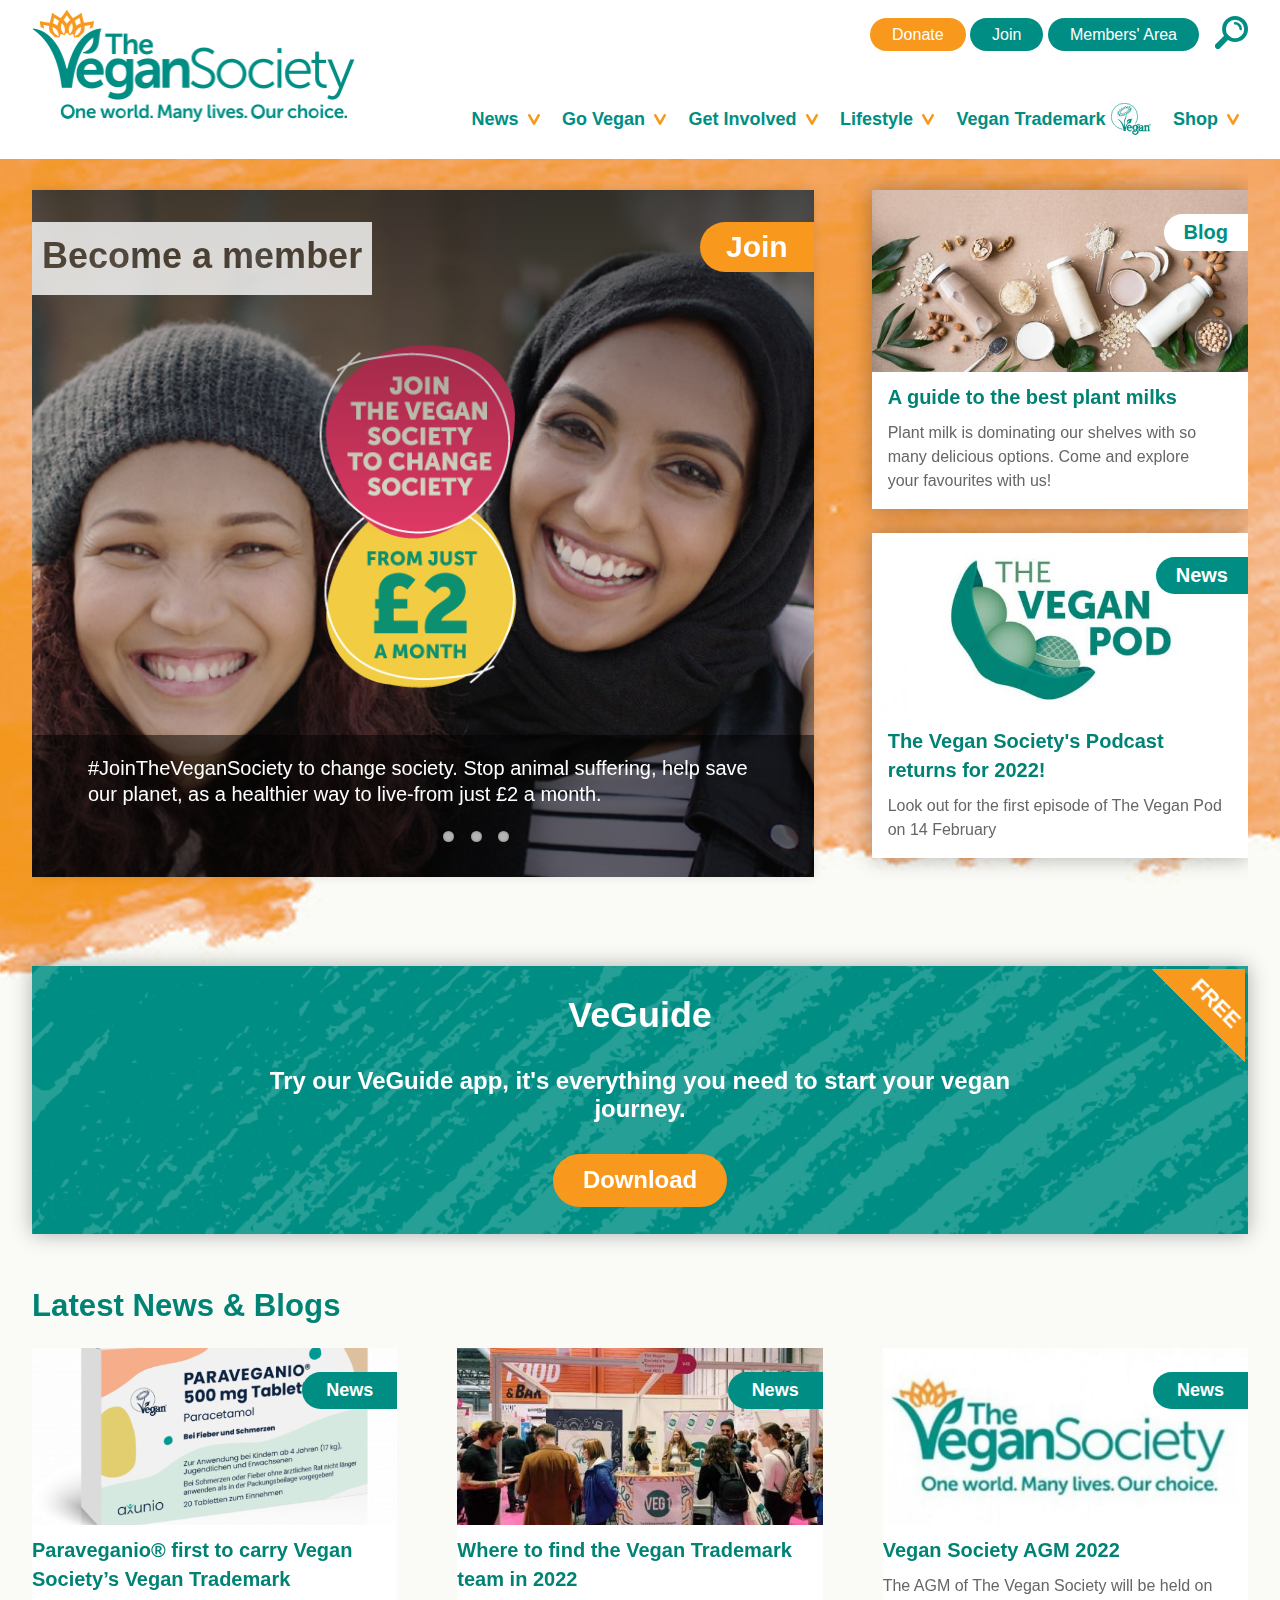
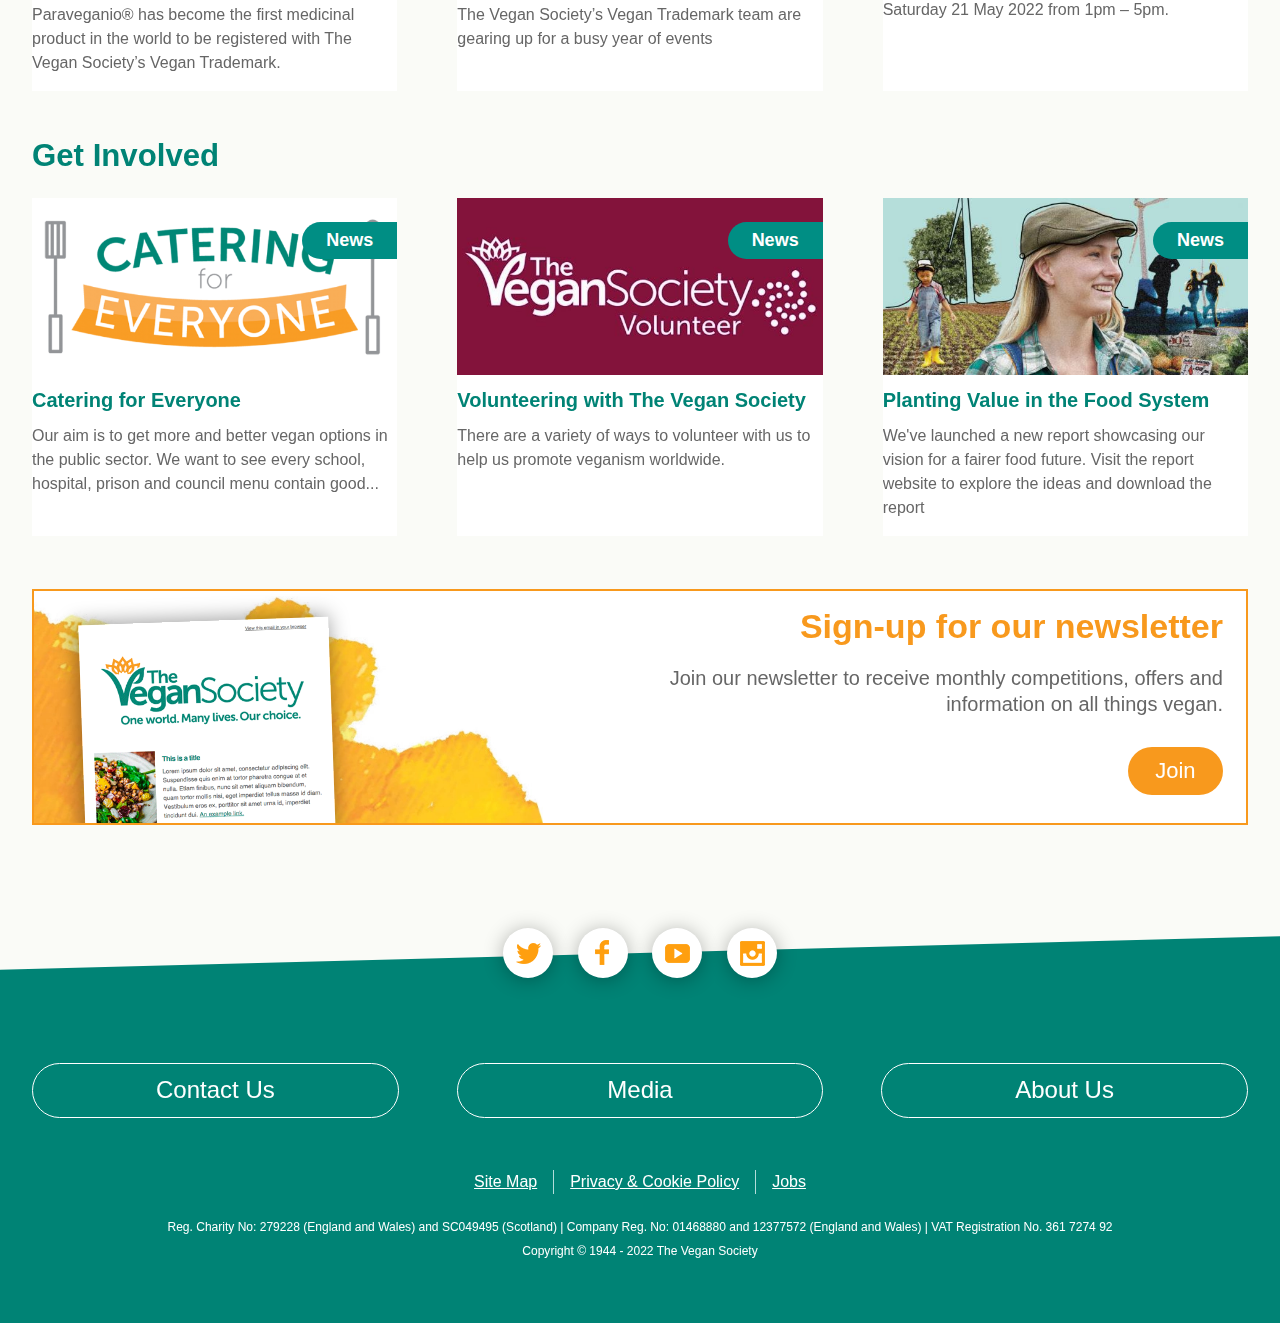
<file: index.html>
<!DOCTYPE html>
<html lang="en">
<head>
    <meta charset="UTF-8">
    <meta http-equiv="X-UA-Compatible" content="IE=edge">
    <meta name="viewport" content="width=device-width, initial-scale=1.0">
    <link rel="stylesheet" href="./asset/css/styles.css">
    <link rel="stylesheet" href="./asset/css/reponsive.css">
    <link rel="stylesheet" href="https://cdnjs.cloudflare.com/ajax/libs/font-awesome/6.0.0/css/all.min.css">
    <link rel="stylesheet" href="https://site-assets.fontawesome.com/releases/v6.0.0/css/all.css">
    <title>The Vegan Society |</title>
</head>
<body>
<section id="main">
    <!-- ----------- Heaer ----------- -->
    <Section id="header">
        <div class="nav">
            <div class="container nav-ctn">
                <div class="user-nav">
                    <div class="user-nav-inner">
                        <ul class="site-nav inner">
                            <li class="menu first">
                                <a href="#">Donate</a>
                            </li>
                            <li class="menu last">
                                <a href="#">Join</a>
                            </li>
                        </ul>
                        <ul class="site-nav item">
                            <li class="menu-members">
                                <a href="#">Members' Area</a>
                            </li>
                        </ul>
                    </div>
                    <a href="/search" class="site-search">
                        <img src="./asset/css/img/icons/search.svg" alt="Search">
                    </a>
                </div>
                <a onclick="open_menu()" href="#" class="menu-nav">
                    <img src="./asset/css/img/icons/ico-mobile-nav.svg" alt="Search">
                </a>
                <a href="#" class="logo-nav">
                    <img src="./asset/css/img/logo.webp" alt="logo">
                </a>
                <div id="myOpen" class="navigation">
                    <div class="tb-collapse-nav">
                        <ul class="nav-megamenu">
                            <li class="megamenu-item">
                                <a href="#">News
                                <span class="caret"></span>     
                                </a>
                                <a class="mm-next" href="#">
                                    <i class="fa-light fa-angle-right"></i>
                                </a>
                                <div class="tb-submenu">
                                    <div class="mega-dropdown">
                                        <div class="tb-megamenu-column">
                                            <div class="tb-megamenu-column-inner">
                                                <ul class="tb-megamenu-subnav">
                                                    <li class="tb-megamenu-item">
                                                        <a href="#">News</a>
                                                    </li>
                                                    <li class="tb-megamenu-item">
                                                        <a href="#">Blog</a>
                                                    </li>
                                                    <li class="tb-megamenu-item">
                                                        <a href="#">Events</a>
                                                    </li>
                                                    <li class="tb-megamenu-item">
                                                        <a href="#">Competitions</a>
                                                    </li>
                                                </ul>
                                            </div>
                                        </div>
                                        <div class="tb-megamenu-column mega-col-nav">
                                            <div class="tb-megamenu-column-inner">
                                                <ul class="tb-megamenu-subnav">
                                                    <li class="tb-megamenu-item mega">
                                                        <a href="#">Media</a>
                                                        <div class="dropdown-menu nav-child lv-1" aria-expanded="true">
                                                            <div class="mega-dropdown-inner">
                                                                <div class="tb-megamenu-row row-fluid">
                                                                    <div id="tb-megamenu-column-2" class="tb-megamenu-column span  mega-col-nav">
                                                                        <div class="tb-megamenu-column-inner mega-inner clearfix">
                                                                            <ul class="tb-megamenu-subnav mega-nav level-2 items-4">
                                                                                <li class="tb-megamenu-item">
                                                                                    <a href="#" title="Press releases">
                                                                                        Press releases                      
                                                                                    </a>
                                                                                </li>
                                                                                <li class="tb-megamenu-item">
                                                                                    <a href="#" title="Press releases">
                                                                                        Statistics                      
                                                                                    </a>
                                                                                </li>
                                                                                <li class="tb-megamenu-item">
                                                                                    <a href="#" title="Press releases">
                                                                                        Spokespeople                      
                                                                                    </a>
                                                                                </li>
                                                                                <li class="tb-megamenu-item">
                                                                                    <a href="#" title="Press releases">
                                                                                        Share your story                      
                                                                                    </a>
                                                                                </li>
                                                                            </ul>
                                                                        </div>
                                                                    </div>
                                                                </div>
                                                            </div>
                                                        </div>
                                                    </li>
                                                    <li class="tb-megamenu-item mega">
                                                        <a href="#">Market insights</a>
                                                        <div class="dropdown-menu nav-child lv-2" aria-expanded="true">
                                                            <div class="mega-dropdown-inner">
                                                                <div class="tb-megamenu-row row-fluid">
                                                                    <div id="tb-megamenu-column-2" class="tb-megamenu-column span  mega-col-nav">
                                                                        <div class="tb-megamenu-column-inner mega-inner clearfix">
                                                                            <ul class="tb-megamenu-subnav mega-nav level-2 items-4">
                                                                                <li class="tb-megamenu-item">
                                                                                    <a href="#" title="Press releases">
                                                                                        Press releases                      
                                                                                    </a>
                                                                                </li>
                                                                                <li class="tb-megamenu-item">
                                                                                    <a href="#" title="Press releases">
                                                                                        Statistics                      
                                                                                    </a>
                                                                                </li>
                                                                                <li class="tb-megamenu-item">
                                                                                    <a href="#" title="Press releases">
                                                                                        Spokespeople                      
                                                                                    </a>
                                                                                </li>
                                                                                <li class="tb-megamenu-item">
                                                                                    <a href="#" title="Press releases">
                                                                                        Share your story                      
                                                                                    </a>
                                                                                </li>
                                                                            </ul>
                                                                        </div>
                                                                    </div>
                                                                </div>
                                                            </div>
                                                        </div>
                                                    </li>
                                                </ul>
                                            </div>
                                        </div>
                                    </div>
                                </div>
                            </li>
                            <li class="megamenu-item">
                                <a href="#">Go Vegan
                                <span class="caret"></span>
                                </a>
                                <a class="mm-next" href="#">
                                    <i class="fa-light fa-angle-right"></i>
                                </a>
                                <div class="tb-submenu">
                                    <div class="mega-dropdown">
                                        <div class="tb-megamenu-column">
                                            <div class="tb-megamenu-column-inner">
                                                <ul class="tb-megamenu-subnav">
                                                    <li class="tb-megamenu-item">
                                                        <a href="#">Definition of veganism</a>
                                                    </li>
                                                    <li class="tb-megamenu-item mega">
                                                        <a href="#">Why go vegan?</a>
                                                        <div class="dropdown-menu nav-child lv-2" aria-expanded="true">
                                                            <div class="mega-dropdown-inner">
                                                                <div class="tb-megamenu-row row-fluid">
                                                                    <div id="tb-megamenu-column-2" class="tb-megamenu-column span  mega-col-nav">
                                                                        <div class="tb-megamenu-column-inner mega-inner clearfix">
                                                                            <ul class="tb-megamenu-subnav mega-nav level-2 items-4">
                                                                                <li class="tb-megamenu-item">
                                                                                    <a href="#" title="Press releases">
                                                                                        How many animals would I save?                      
                                                                                    </a>
                                                                                </li>
                                                                                <li class="tb-megamenu-item">
                                                                                    <a href="#" title="Press releases">
                                                                                        Health
                                                                                    </a>
                                                                                </li>
                                                                                <li class="tb-megamenu-item">
                                                                                    <a href="#" title="Press releases">
                                                                                        Environment
                                                                                    </a>
                                                                                </li>
                                                                                <li class="tb-megamenu-item">
                                                                                    <a href="#" title="Press releases">
                                                                                        The honey industry                      
                                                                                    </a>
                                                                                </li>
                                                                                <li class="tb-megamenu-item">
                                                                                    <a href="#" title="Press releases">
                                                                                        The dairy industry                      
                                                                                    </a>
                                                                                </li>
                                                                                <li class="tb-megamenu-item">
                                                                                    <a href="#" title="Press releases">
                                                                                        The egg industry                      
                                                                                    </a>
                                                                                </li>
                                                                            </ul>
                                                                        </div>
                                                                    </div>
                                                                </div>
                                                            </div>
                                                        </div>
                                                    </li>
                                                    <li class="tb-megamenu-item mega">
                                                        <a href="#">How to go vegan</a>
                                                        <div class="dropdown-menu nav-child lv-3" aria-expanded="true">
                                                            <div class="mega-dropdown-inner">
                                                                <div class="tb-megamenu-row row-fluid">
                                                                    <div id="tb-megamenu-column-2" class="tb-megamenu-column span  mega-col-nav">
                                                                        <div class="tb-megamenu-column-inner mega-inner clearfix">
                                                                            <ul class="tb-megamenu-subnav mega-nav level-2 items-4">
                                                                                <li class="tb-megamenu-item">
                                                                                    <a href="#" title="Press releases">
                                                                                        Meal planning                      
                                                                                    </a>
                                                                                </li>
                                                                            </ul>
                                                                        </div>
                                                                    </div>
                                                                </div>
                                                            </div>
                                                        </div>
                                                    </li>
                                                    <li class="tb-megamenu-item">
                                                        <a href="#">Take the Vegan Pledge</a>
                                                    </li>
                                                </ul>
                                            </div>
                                        </div>
                                        <div class="tb-megamenu-column mega-col-nav">
                                            <div class="tb-megamenu-column-inner">
                                                <ul class="tb-megamenu-subnav">
                                                    <li class="tb-megamenu-item">
                                                        <a href="#">VeGuide App - Go Vegan the Easy Way</a>
                                                    </li>
                                                </ul>
                                            </div>
                                        </div>
                                    </div>
                                </div>
                            </li>
                            <li class="megamenu-item">
                                <a href="#">Get Involved
                                <span class="caret"></span>
                                </a>
                                <a class="mm-next" href="#">
                                    <i class="fa-light fa-angle-right"></i>
                                </a>
                                <div class="tb-submenu">
                                    <div class="mega-dropdown">
                                        <div class="tb-megamenu-column">
                                            <div class="tb-megamenu-column-inner">
                                                <ul class="tb-megamenu-subnav">
                                                    <li class="tb-megamenu-item">
                                                        <a href="#">Campaigns</a>
                                                    </li>
                                                    <li class="tb-megamenu-item mega">
                                                        <a href="#">Donate</a>
                                                        <div class="dropdown-menu nav-child lv-2" aria-expanded="true">
                                                            <div class="mega-dropdown-inner">
                                                                <div class="tb-megamenu-row row-fluid">
                                                                    <div id="tb-megamenu-column-2" class="tb-megamenu-column span  mega-col-nav">
                                                                        <div class="tb-megamenu-column-inner mega-inner clearfix">
                                                                            <ul class="tb-megamenu-subnav mega-nav level-2 items-4">
                                                                                <li class="tb-megamenu-item">
                                                                                    <a href="#" title="Press releases">
                                                                                        Donate Today                     
                                                                                    </a>
                                                                                </li>
                                                                                <li class="tb-megamenu-item">
                                                                                    <a href="#" title="Press releases">
                                                                                        Support the Future Normal
                                                                                    </a>
                                                                                </li>
                                                                                <li class="tb-megamenu-item">
                                                                                    <a href="#" title="Press releases">
                                                                                        Give in your will
                                                                                    </a>
                                                                                </li>
                                                                                <li class="tb-megamenu-item">
                                                                                    <a href="#" title="Press releases">
                                                                                        Donate in memory                      
                                                                                    </a>
                                                                                </li>
                                                                            </ul>
                                                                        </div>
                                                                    </div>
                                                                </div>
                                                            </div>
                                                        </div>
                                                    </li>
                                                    <li class="tb-megamenu-item mega">
                                                        <a href="#">Raise funds</a>
                                                        <div class="dropdown-menu nav-child lv-3" aria-expanded="true">
                                                            <div class="mega-dropdown-inner">
                                                                <div class="tb-megamenu-row row-fluid">
                                                                    <div id="tb-megamenu-column-2" class="tb-megamenu-column span  mega-col-nav">
                                                                        <div class="tb-megamenu-column-inner mega-inner clearfix">
                                                                            <ul class="tb-megamenu-subnav mega-nav level-2 items-4">
                                                                                <li class="tb-megamenu-item">
                                                                                    <a href="#" title="Press releases">
                                                                                        Race for vegan living                      
                                                                                    </a>
                                                                                </li>
                                                                                <li class="tb-megamenu-item">
                                                                                    <a href="#" title="Press releases">
                                                                                        Walk for vegan living
                                                                                    </a>
                                                                                </li>
                                                                                <li class="tb-megamenu-item">
                                                                                    <a href="#" title="Press releases">
                                                                                        Collection tins
                                                                                    </a>
                                                                                </li>
                                                                                <li class="tb-megamenu-item">
                                                                                    <a href="#" title="Press releases">
                                                                                        Need a little inspiration?                      
                                                                                    </a>
                                                                                </li>
                                                                                <li class="tb-megamenu-item">
                                                                                    <a href="#" title="Press releases">
                                                                                        Vegan and Thriving 77 Challenge                      
                                                                                    </a>
                                                                                </li>
                                                                            </ul>
                                                                        </div>
                                                                    </div>
                                                                </div>
                                                            </div>
                                                        </div>
                                                    </li>
                                                    <li class="tb-megamenu-item mega">
                                                        <a href="#">Volunteer</a>
                                                        <div class="dropdown-menu nav-child lv-4" aria-expanded="true">
                                                            <div class="mega-dropdown-inner">
                                                                <div class="tb-megamenu-row row-fluid">
                                                                    <div id="tb-megamenu-column-2" class="tb-megamenu-column span  mega-col-nav">
                                                                        <div class="tb-megamenu-column-inner mega-inner clearfix">
                                                                            <ul class="tb-megamenu-subnav mega-nav level-2 items-4">
                                                                                <li class="tb-megamenu-item">
                                                                                    <a href="#" title="Press releases">
                                                                                        Community Network                     
                                                                                    </a>
                                                                                </li>
                                                                                <li class="tb-megamenu-item">
                                                                                    <a href="#" title="Press releases">
                                                                                        Volunteer Profiles
                                                                                    </a>
                                                                                </li>
                                                                                <li class="tb-megamenu-item">
                                                                                    <a href="#" title="Press releases">
                                                                                        Volunteer Roles
                                                                                    </a>
                                                                                </li>
                                                                            </ul>
                                                                        </div>
                                                                    </div>
                                                                </div>
                                                            </div>
                                                        </div>
                                                    </li>
                                                </ul>
                                            </div>
                                        </div>
                                        <div class="tb-megamenu-column mega-col-nav">
                                            <div class="tb-megamenu-column-inner">
                                                <ul class="tb-megamenu-subnav">
                                                    <li class="tb-megamenu-item">
                                                        <a href="#">Grants</a>
                                                    </li>
                                                    <li class="tb-megamenu-item">
                                                        <a href="#">Join our newsletter</a>
                                                    </li>
                                                    <li class="tb-megamenu-item mega">
                                                        <a href="#">Our work with policy makers</a>
                                                        <div class="dropdown-menu nav-child lv-3" aria-expanded="true">
                                                            <div class="mega-dropdown-inner">
                                                                <div class="tb-megamenu-row row-fluid">
                                                                    <div id="tb-megamenu-column-2" class="tb-megamenu-column span  mega-col-nav">
                                                                        <div class="tb-megamenu-column-inner mega-inner clearfix">
                                                                            <ul class="tb-megamenu-subnav mega-nav level-2 items-4">
                                                                                <li class="tb-megamenu-item">
                                                                                    <a href="#" title="Press releases">
                                                                                        Our Manifesto for Veganism                      
                                                                                    </a>
                                                                                </li>
                                                                                <li class="tb-megamenu-item">
                                                                                    <a href="#" title="Press releases">
                                                                                        Planting Value in the Food System                      
                                                                                    </a>
                                                                                </li>
                                                                                <li class="tb-megamenu-item">
                                                                                    <a href="#" title="Press releases">
                                                                                        COP26 Hub                      
                                                                                    </a>
                                                                                </li>
                                                                                <li class="tb-megamenu-item">
                                                                                    <a href="#" title="Press releases">
                                                                                        How We Influence Policy                      
                                                                                    </a>
                                                                                </li>
                                                                                <li class="tb-megamenu-item">
                                                                                    <a href="#" title="Press releases">
                                                                                        Climate Crisis                      
                                                                                    </a>
                                                                                </li>
                                                                            </ul>
                                                                        </div>
                                                                    </div>
                                                                </div>
                                                            </div>
                                                        </div>
                                                    </li>
                                                    <li class="tb-megamenu-item mega">
                                                        <a href="#">Research</a>
                                                        <div class="dropdown-menu nav-child lv-4" aria-expanded="true">
                                                            <div class="mega-dropdown-inner">
                                                                <div class="tb-megamenu-row row-fluid">
                                                                    <div id="tb-megamenu-column-2" class="tb-megamenu-column span  mega-col-nav">
                                                                        <div class="tb-megamenu-column-inner mega-inner clearfix">
                                                                            <ul class="tb-megamenu-subnav mega-nav level-2 items-4">
                                                                                <li class="tb-megamenu-item">
                                                                                    <a href="#" title="Press releases">
                                                                                        Research News                      
                                                                                    </a>
                                                                                </li>
                                                                                <li class="tb-megamenu-item">
                                                                                    <a href="#" title="Press releases">
                                                                                        Research Advisory Committee                      
                                                                                    </a>
                                                                                </li>
                                                                                <li class="tb-megamenu-item">
                                                                                    <a href="#" title="Press releases">
                                                                                        Researcher Network                      
                                                                                    </a>
                                                                                </li>
                                                                            </ul>
                                                                        </div>
                                                                    </div>
                                                                </div>
                                                            </div>
                                                        </div>
                                                    </li>
                                                </ul>
                                            </div>
                                        </div>
                                        <div class="tb-megamenu-column mega-col-nav">
                                            <div class="tb-megamenu-column-inner">
                                                <ul class="tb-megamenu-subnav">
                                                    <li class="tb-megamenu-item mega">
                                                        <a href="#">International Rights Network</a>
                                                        <div class="dropdown-menu nav-child lv-1 nal-l" aria-expanded="true">
                                                            <div class="mega-dropdown-inner">
                                                                <div class="tb-megamenu-row row-fluid">
                                                                    <div id="tb-megamenu-column-2" class="tb-megamenu-column span  mega-col-nav">
                                                                        <div class="tb-megamenu-column-inner mega-inner clearfix">
                                                                            <ul class="tb-megamenu-subnav mega-nav level-2 items-4">
                                                                                <li class="tb-megamenu-item">
                                                                                    <a href="#" title="Press releases">
                                                                                        About the IRN                      
                                                                                    </a>
                                                                                </li>
                                                                                <li class="tb-megamenu-item">
                                                                                    <a href="#" title="Press releases">
                                                                                        IRN Blog                      
                                                                                    </a>
                                                                                </li>
                                                                                <li class="tb-megamenu-item">
                                                                                    <a href="#" title="Press releases">
                                                                                        What rights do vegans have?                      
                                                                                    </a>
                                                                                </li>
                                                                                <li class="tb-megamenu-item">
                                                                                    <a href="#" title="Press releases">
                                                                                        Veganism in the workplace                      
                                                                                    </a>
                                                                                </li>
                                                                                <li class="tb-megamenu-item">
                                                                                    <a href="#" title="Press releases">
                                                                                        International Rights Conference                      
                                                                                    </a>
                                                                                </li>
                                                                                <li class="tb-megamenu-item">
                                                                                    <a href="#" title="Press releases">
                                                                                        Currently experiencing problems?                      
                                                                                    </a>
                                                                                </li>
                                                                            </ul>
                                                                        </div>
                                                                    </div>
                                                                </div>
                                                            </div>
                                                        </div>
                                                    </li>
                                                    <li class="tb-megamenu-item">
                                                        <a href="#">Veganise your town</a>
                                                    </li>
                                                    <li class="tb-megamenu-item mega">
                                                        <a href="#">Business</a>
                                                        <div class="dropdown-menu nav-child lv-3 nal-l" aria-expanded="true">
                                                            <div class="mega-dropdown-inner">
                                                                <div class="tb-megamenu-row row-fluid">
                                                                    <div id="tb-megamenu-column-2" class="tb-megamenu-column span  mega-col-nav">
                                                                        <div class="tb-megamenu-column-inner mega-inner clearfix">
                                                                            <ul class="tb-megamenu-subnav mega-nav level-2 items-4">
                                                                                <li class="tb-megamenu-item">
                                                                                    <a href="#" title="Press releases">
                                                                                        Discount list                      
                                                                                    </a>
                                                                                </li>
                                                                                <li class="tb-megamenu-item">
                                                                                    <a href="#" title="Press releases">
                                                                                        Wholesale opportunities                      
                                                                                    </a>
                                                                                </li>
                                                                            </ul>
                                                                        </div>
                                                                    </div>
                                                                </div>
                                                            </div>
                                                        </div>
                                                    </li>
                                                    <li class="tb-megamenu-item">
                                                        <a href="#">Become a member</a>
                                                    </li>
                                                </ul>
                                            </div>
                                        </div>
                                    </div>
                                </div>
                            </li>
                            <li class="megamenu-item">
                                <a href="#">Lifestyle
                                <span class="caret"></span>
                                </a>
                                <a class="mm-next" href="#">
                                    <i class="fa-light fa-angle-right"></i>
                                </a>
                                <div class="tb-submenu">
                                    <div class="mega-dropdown">
                                        <div class="tb-megamenu-column">
                                            <div class="tb-megamenu-column-inner">
                                                <ul class="tb-megamenu-subnav">
                                                    <li class="tb-megamenu-item mega">
                                                        <a href="#">Nutrition and health</a>
                                                        <div class="dropdown-menu nav-child lv-1" aria-expanded="true">
                                                            <div class="mega-dropdown-inner">
                                                                <div class="tb-megamenu-row row-fluid">
                                                                    <div id="tb-megamenu-column-2" class="tb-megamenu-column span  mega-col-nav">
                                                                        <div class="tb-megamenu-column-inner mega-inner clearfix">
                                                                            <ul class="tb-megamenu-subnav mega-nav level-2 items-4">
                                                                                <li class="tb-megamenu-item">
                                                                                    <a href="#" title="Press releases">
                                                                                        Nutrition overview                      
                                                                                    </a>
                                                                                </li>
                                                                                <li class="tb-megamenu-item">
                                                                                    <a href="#" title="Press releases">
                                                                                        Nutrients
                                                                                    </a>
                                                                                </li>
                                                                                <li class="tb-megamenu-item">
                                                                                    <a href="#" title="Press releases">
                                                                                        Life stages                      
                                                                                    </a>
                                                                                </li>
                                                                                <li class="tb-megamenu-item">
                                                                                    <a href="#" title="Press releases">
                                                                                        Bone health                      
                                                                                    </a>
                                                                                </li>
                                                                                <li class="tb-megamenu-item">
                                                                                    <a href="#" title="Press releases">
                                                                                        Medications
                                                                                    </a>
                                                                                </li>
                                                                                <li class="tb-megamenu-item">
                                                                                    <a href="#" title="Press releases">
                                                                                        Allergen labelling
                                                                                    </a>
                                                                                </li>
                                                                                <li class="tb-megamenu-item">
                                                                                    <a href="#" title="Press releases">
                                                                                        Fuelling an active lifestyle
                                                                                    </a>
                                                                                </li>
                                                                                <li class="tb-megamenu-item">
                                                                                    <a href="#" title="Press releases">
                                                                                        Vegan and Thriving
                                                                                    </a>
                                                                                </li>
                                                                            </ul>
                                                                        </div>
                                                                    </div>
                                                                </div>
                                                            </div>
                                                        </div>
                                                    </li>
                                                    <li class="tb-megamenu-item">
                                                        <a href="#">Recipes</a>
                                                    </li>
                                                    <li class="tb-megamenu-item mega">
                                                        <a href="#">Fashion</a>
                                                        <div class="dropdown-menu nav-child lv-3" aria-expanded="true">
                                                            <div class="mega-dropdown-inner">
                                                                <div class="tb-megamenu-row row-fluid">
                                                                    <div id="tb-megamenu-column-2" class="tb-megamenu-column span  mega-col-nav">
                                                                        <div class="tb-megamenu-column-inner mega-inner clearfix">
                                                                            <ul class="tb-megamenu-subnav mega-nav level-2 items-4">
                                                                                <li class="tb-megamenu-item">
                                                                                    <a href="#" title="Press releases">
                                                                                        Vegan shoes                      
                                                                                    </a>
                                                                                </li>
                                                                                <li class="tb-megamenu-item">
                                                                                    <a href="#" title="Press releases">
                                                                                        Vegan tattoos
                                                                                    </a>
                                                                                </li>
                                                                            </ul>
                                                                        </div>
                                                                    </div>
                                                                </div>
                                                            </div>
                                                        </div>
                                                    </li>
                                                    <li class="tb-megamenu-item mega">
                                                        <a href="#">Food and drink</a>
                                                        <div class="dropdown-menu nav-child lv-4" aria-expanded="true">
                                                            <div class="mega-dropdown-inner">
                                                                <div class="tb-megamenu-row row-fluid">
                                                                    <div id="tb-megamenu-column-2" class="tb-megamenu-column span  mega-col-nav">
                                                                        <div class="tb-megamenu-column-inner mega-inner clearfix">
                                                                            <ul class="tb-megamenu-subnav mega-nav level-2 items-4">
                                                                                <li class="tb-megamenu-item">
                                                                                    <a href="#" title="Press releases">
                                                                                        Sandwich and wrap fillings                      
                                                                                    </a>
                                                                                </li>
                                                                                <li class="tb-megamenu-item">
                                                                                    <a href="#" title="Press releases">
                                                                                        Vegan-friendly options in UK chains                      
                                                                                    </a>
                                                                                </li>
                                                                                <li class="tb-megamenu-item">
                                                                                    <a href="#" title="Press releases">
                                                                                        Vegan on a budget                         
                                                                                    </a>
                                                                                </li>
                                                                            </ul>
                                                                        </div>
                                                                    </div>
                                                                </div>
                                                            </div>
                                                        </div>
                                                    </li>
                                                </ul>
                                            </div>
                                        </div>
                                        <div class="tb-megamenu-column mega-col-nav">
                                            <div class="tb-megamenu-column-inner">
                                                <ul class="tb-megamenu-subnav">
                                                    <li class="tb-megamenu-item">
                                                        <a href="#">School</a>
                                                    </li>
                                                    <li class="tb-megamenu-item">
                                                        <a href="#">Shopping</a>
                                                    </li>
                                                    <li class="tb-megamenu-item mega">
                                                        <a href="#">Social</a>
                                                        <div class="dropdown-menu nav-child lv-3" aria-expanded="true">
                                                            <div class="mega-dropdown-inner">
                                                                <div class="tb-megamenu-row row-fluid">
                                                                    <div id="tb-megamenu-column-2" class="tb-megamenu-column span  mega-col-nav">
                                                                        <div class="tb-megamenu-column-inner mega-inner clearfix">
                                                                            <ul class="tb-megamenu-subnav mega-nav level-2 items-4">
                                                                                <li class="tb-megamenu-item">
                                                                                    <a href="#" title="Press releases">
                                                                                        Press releases                      
                                                                                    </a>
                                                                                </li>
                                                                                <li class="tb-megamenu-item">
                                                                                    <a href="#" title="Press releases">
                                                                                        Statistics                      
                                                                                    </a>
                                                                                </li>
                                                                                <li class="tb-megamenu-item">
                                                                                    <a href="#" title="Press releases">
                                                                                        Spokespeople                      
                                                                                    </a>
                                                                                </li>
                                                                                <li class="tb-megamenu-item">
                                                                                    <a href="#" title="Press releases">
                                                                                        Share your story                      
                                                                                    </a>
                                                                                </li>
                                                                            </ul>
                                                                        </div>
                                                                    </div>
                                                                </div>
                                                            </div>
                                                        </div>
                                                    </li>
                                                    <li class="tb-megamenu-item mega">
                                                        <a href="#">Travel</a>
                                                        <div class="dropdown-menu nav-child lv-4" aria-expanded="true">
                                                            <div class="mega-dropdown-inner">
                                                                <div class="tb-megamenu-row row-fluid">
                                                                    <div id="tb-megamenu-column-2" class="tb-megamenu-column span  mega-col-nav">
                                                                        <div class="tb-megamenu-column-inner mega-inner clearfix">
                                                                            <ul class="tb-megamenu-subnav mega-nav level-2 items-4">
                                                                                <li class="tb-megamenu-item">
                                                                                    <a href="#" title="Press releases">
                                                                                        Press releases                      
                                                                                    </a>
                                                                                </li>
                                                                                <li class="tb-megamenu-item">
                                                                                    <a href="#" title="Press releases">
                                                                                        Statistics                      
                                                                                    </a>
                                                                                </li>
                                                                                <li class="tb-megamenu-item">
                                                                                    <a href="#" title="Press releases">
                                                                                        Spokespeople                      
                                                                                    </a>
                                                                                </li>
                                                                                <li class="tb-megamenu-item">
                                                                                    <a href="#" title="Press releases">
                                                                                        Share your story                      
                                                                                    </a>
                                                                                </li>
                                                                            </ul>
                                                                        </div>
                                                                    </div>
                                                                </div>
                                                            </div>
                                                        </div>
                                                    </li>
                                                </ul>
                                            </div>
                                        </div>
                                        <div class="tb-megamenu-column mega-col-nav">
                                            <div class="tb-megamenu-column-inner">
                                                <ul class="tb-megamenu-subnav">
                                                    <li class="tb-megamenu-item mega">
                                                        <a href="#">Publications and video</a>
                                                        <div class="dropdown-menu nav-child lv-1 nal-l" aria-expanded="true">
                                                            <div class="mega-dropdown-inner">
                                                                <div class="tb-megamenu-row row-fluid">
                                                                    <div id="tb-megamenu-column-2" class="tb-megamenu-column span  mega-col-nav">
                                                                        <div class="tb-megamenu-column-inner mega-inner clearfix">
                                                                            <ul class="tb-megamenu-subnav mega-nav level-2 items-4">
                                                                                <li class="tb-megamenu-item">
                                                                                    <a href="#" title="Press releases">
                                                                                        Press releases                      
                                                                                    </a>
                                                                                </li>
                                                                                <li class="tb-megamenu-item">
                                                                                    <a href="#" title="Press releases">
                                                                                        Statistics                      
                                                                                    </a>
                                                                                </li>
                                                                                <li class="tb-megamenu-item">
                                                                                    <a href="#" title="Press releases">
                                                                                        Spokespeople                      
                                                                                    </a>
                                                                                </li>
                                                                                <li class="tb-megamenu-item">
                                                                                    <a href="#" title="Press releases">
                                                                                        Share your story                      
                                                                                    </a>
                                                                                </li>
                                                                            </ul>
                                                                        </div>
                                                                    </div>
                                                                </div>
                                                            </div>
                                                        </div>
                                                    </li>
                                                    <li class="tb-megamenu-item">
                                                        <a href="#">General FAQs</a>
                                                    </li>
                                                    <li class="tb-megamenu-item">
                                                        <a href="#">Family</a>
                                                    </li>
                                                    <li class="tb-megamenu-item">
                                                        <a href="#">Teen Hub</a>
                                                    </li>
                                                </ul>
                                            </div>
                                        </div>
                                    </div>
                                </div>
                            </li>
                            <li class="megamenu-item vegan">
                                <a href="#">Vegan Trademark
                                    <div class="vegan-ico"></div>
                                </a>
                                <a class="mm-next" href="#">
                                    <i class="fa-light fa-angle-right"></i>
                                </a>
                            </li>
                            <li class="megamenu-item">
                                <a href="#">Shop
                                <span class="caret"></span>
                                </a>
                                <a class="mm-next" href="#">
                                    <i class="fa-light fa-angle-right"></i>
                                </a>
                                <div class="tb-submenu">
                                    <div class="mega-dropdown">
                                        <div class="tb-megamenu-column">
                                            <div class="tb-megamenu-column-inner">
                                                <ul class="tb-megamenu-subnav">
                                                    <li class="tb-megamenu-item">
                                                        <a href="#">VEG 1 Vegan Supplements</a>
                                                    </li>
                                                    <li class="tb-megamenu-item">
                                                        <a href="#">Gifts & Accessories</a>
                                                    </li>
                                                    <li class="tb-megamenu-item">
                                                        <a href="#">Donate now</a>
                                                    </li>
                                                </ul>
                                            </div>
                                        </div>
                                    </div>
                                </div>
                            </li>
                        </ul>
                        <div onclick="close_menu()" class="mm-slideout"></div>
                    </div>
                </div>
            </div>
        </div>        
    </Section>

    <!-- ----------- Page ----------- -->

    <section id="page">
        <div class="container tb-mobi">
            <div id="region-content-1">
                <div id="block-50" class="block-block clearfix">
                    <h2 class="block-title">VeGuide</h2>
                    <p>Try our VeGuide app, it's everything you need to start your vegan journey.<br>
                        <a class="btn-link" href="#">Download</a>
                    </p>
                    <div class="free-label">
                        <span>Free</span>
                    </div>
                </div>                
            </div>
        </div>
        <div class="container tb-mobi-2">
            <div id="region">                
                <div class="view-content">
                    <ul id="slides1" class="slide active">
                        <li class="slide">
                            <div class="view-field field-type">
                                <span class="field-content">
                                    <div class="block-list-thumbnail">
                                        <a href="#">
                                            <img src="./asset/css/img/public/Carousel-Membership.png">
                                        </a>
                                        <div class="dark-grad"></div>
                                        <span class="thumbnail-tab join">Join</span>
                                    </div>
                                </span>
                            </div>
                            <div class="view-field field-title">
                                <h2 class="field-content block-list-title">
                                    <a href="#">Become a member</a>
                                </h2>
                            </div>
                            <div class="view-field field-body">
                                <p class="field-content block-list-excerpt">
                                    #JoinTheVeganSociety to change society. Stop animal suffering, help save
                                    our planet, as a healthier way to live-from just £2 a month.
                                </p>
                            </div>
                        </li>    
                    </ul>
                    <ul id="slides2" class="slide">
                        <li class="slide">
                            <div class="view-field field-type">
                                <span class="field-content">
                                    <div class="block-list-thumbnail">
                                        <a href="#">
                                            <img src="./asset/css/img/public/8180_Carousel_Img_05.jpg">
                                        </a>
                                        <div class="dark-grad"></div>
                                        <span class="thumbnail-tab campaign">Campaign</span>
                                    </div>
                                </span>
                            </div>
                            <div class="view-field field-title">
                                <h2 class="field-content block-list-title">
                                    <a href="#">Plate Up for the Planet</a>
                                </h2>
                            </div>
                            <div class="view-field field-body">
                                <p class="field-content block-list-excerpt">
                                    Have a look at our Plate Up for the Planet campaign 
                                    which shows that eating vegan is one of the best 
                                    ways to protect the planet.
                                </p>
                            </div>
                        </li>    
                    </ul>
                    <ul id="slides3" class="slide">
                        <li class="slide">
                            <div class="view-field field-type">
                                <span class="field-content">
                                    <div class="block-list-thumbnail">
                                        <a href="#">
                                            <img src="./asset/css/img/public/Website Carousel Image (2).jpg">
                                        </a>
                                        <div class="dark-grad"></div>
                                        <span class="thumbnail-tab shop">Shop</span>
                                    </div>
                                </span>
                            </div>
                            <div class="view-field field-title">
                                <h2 class="field-content block-list-title">
                                    <a href="#">VEG 1 Vegan <br> Supplements</a>
                                </h2>
                            </div>
                            <div class="view-field field-body">
                                <p class="field-content block-list-excerpt">
                                    Our VEG 1 multivitamin is now 100% plastic-free, from 
                                    the pot it comes in to the materials used for postage. 
                                    Shop now by clicking here
                                </p>
                            </div>       
                        </li>
                    </ul> 
                    <div class="dot-container">
                        <button onclick = "dot(1)"></button>
                        <button onclick = "dot(2)"></button>
                        <button onclick = "dot(3)"></button>
                    </div>
                    <button id="prev" onclick="prev()" class="fa-solid fa-angle-left"></button>
                    <button id="next" onclick="next()" class="fa-solid fa-angle-right"></button>
                </div>
                

                <div class="document-list">
                    <div class="view-document">
                        <div class="block-list-panel">
                            <div class="views-field field-type">
                                <span>
                                    <div class="block-list-thumbnail">
                                        <a href="#">
                                            <img src="./field/images/Plant-Milk-Blog-Thumbnail.jpg">
                                        </a>
                                        <div class="dark-grad"></div>
                                        <span class="thumbnail-tab blog">Blog</span>
                                    </div>
                                </span>
                            </div> 
                            <div class="views-field field-title">
                                <h2 class="field-content block-list-title">
                                    <a href="#">A guide to the best plant milks</a>
                                </h2>
                            </div> 
                            <div class="views-field field-body">
                                <p class="field-content block-list-excerpt">
                                Plant milk is dominating our shelves with so many delicious 
                                options. Come and explore <br> your favourites with us!
                                </p>
                            </div> 
                        </div>

                        <div class="block-list-panel">
                            <div class="views-field field-type">
                                <span>
                                    <div class="block-list-thumbnail">
                                        <a href="#">
                                            <img src="./field/images/Thumbnail-The-Vegan-Pod-Logo-2022.jpg">
                                        </a>
                                        <div class="dark-grad"></div>
                                        <span class="thumbnail-tab news">News</span>
                                    </div>
                                </span>
                            </div> 
                            <div class="views-field field-title">
                                <h2 class="field-content block-list-title">
                                    <a href="#">The Vegan Society's Podcast returns for 2022!</a>
                                </h2>
                            </div> 
                            <div class="views-field field-body">
                                <p class="field-content block-list-excerpt">
                                    Look out for the first episode of The Vegan Pod on 14 February
                                </p>
                            </div> 
                        </div>
                    </div>
                    
                </div>
            </div>
        </div>

        <div class="container">
            <div id="region-content-2">
                <div id="block-50" class="block-block clearfix">
                    <h2 class="block-title">VeGuide</h2>
                    <p>Try our VeGuide app, it's everything you need to start your vegan journey.<br>
                        <a class="btn-link" href="#">Download</a>
                    </p>
                    <div class="free-label">
                        <span>Free</span>
                    </div>
                </div>                
            </div>
        </div>
    </section>

    <!-- ----------- Contact ----------- -->

    <section id="contact">
        <div class="container">
            <!-- ----------- Latest News & Blogs ----------- -->
            <div id="block-views-page" class="block-views-clearfix">
                <h2 class="block-title">Latest News & Blogs</h2>
                <div class="block-list list1">
                    <div class="view-content">
                        <div class="block-list-panel">
                            <div class="views-field views-field-type">
                                <span class="field-content">
                                    <div class="block-list-thumbnail">
                                        <a href="#">
                                            <img src="./field/images/Paraveganio_Verpackung_full.png">
                                        </a>
                                        <div class="dark-grad"></div>
                                        <span class="thumbnail-tab news">News</span>
                                    </div>
                                </span>
                            </div> 
                            <div class="views-field views-field-title">
                                <h2 class="field-content block-list-title">
                                    <a href="#">Paraveganio® first to carry Vegan Society’s Vegan Trademark</a>
                                </h2>
                            </div>
                            <div class="views-field views-field-body">
                                <p class="field-content block-list-excerpt">Paraveganio® has become the first medicinal product in the 
                                    world to be registered with The Vegan Society’s Vegan Trademark.
                                </p>
                            </div>
                        </div>
                        <div class="block-list-panel flex-panel">
                            <div class="views-field views-field-type">
                                <span class="field-content">
                                    <div class="block-list-thumbnail">
                                        <a href="#">
                                            <img src="./field/images/Vegan TM Events.jpg">
                                        </a>
                                        <div class="dark-grad"></div>
                                        <span class="thumbnail-tab news">News</span>
                                    </div>
                                </span>
                            </div> 
                            <div class="views-field views-field-title">
                                <h2 class="field-content block-list-title">
                                    <a href="#">Where to find the Vegan Trademark team in 2022</a>
                                </h2>
                            </div>
                            <div class="views-field views-field-body">
                                <p class="field-content block-list-excerpt">The Vegan Society’s Vegan Trademark team are gearing up for a busy year of events</p>
                            </div>
                        </div>
                        <div class="block-list-panel">
                            <div class="views-field views-field-type">
                                <span class="field-content">
                                    <div class="block-list-thumbnail">
                                        <a href="#">
                                            <img src="./field/images/TVS logo.jpg">
                                        </a>
                                        <div class="dark-grad"></div>
                                        <span class="thumbnail-tab news">News</span>
                                    </div>
                                </span>
                            </div> 
                            <div class="views-field views-field-title">
                                <h2 class="field-content block-list-title">
                                    <a href="#">Vegan Society AGM 2022</a>
                                </h2>
                            </div>
                            <div class="views-field views-field-body">
                                <p class="field-content block-list-excerpt">The AGM of The Vegan Society will be held on Saturday 21 May 2022 from 1pm – 5pm.</p>
                            </div>
                        </div>
                    </div>
                </div>
            </div>
            <!-- ----------- Get Involved ----------- -->
            <div id="block-views-page" class="block-views-clearfix">
                <h2 class="block-title">Get Involved</h2>
                <div class="block-list list1">
                    <div class="view-content get-view">
                        <div class="block-list-panel">
                            <div class="views-field views-field-type">
                                <span class="field-content">
                                    <div class="block-list-thumbnail">
                                        <a href="#">
                                            <img src="./field/TVS_C4E_Thumbnail_724x352.png">
                                        </a>
                                        <div class="dark-grad"></div>
                                        <span class="thumbnail-tab news">News</span>
                                    </div>
                                </span>
                            </div> 
                            <div class="views-field views-field-title">
                                <h2 class="field-content block-list-title">
                                    <a href="#">Catering for Everyone</a>
                                </h2>
                            </div>
                            <div class="views-field views-field-body">
                                <p class="field-content block-list-excerpt">Our aim is to get more and better vegan options in the public sector. We want to see every school, hospital, prison and council menu contain good...</p>
                            </div>
                        </div>
                        <div class="block-list-panel flex-panel">
                            <div class="views-field views-field-type">
                                <span class="field-content">
                                    <div class="block-list-thumbnail">
                                        <a href="#">
                                            <img src="./field/Vol_724x352_1_0_0.jpg">
                                        </a>
                                        <div class="dark-grad"></div>
                                        <span class="thumbnail-tab news">News</span>
                                    </div>
                                </span>
                            </div> 
                            <div class="views-field views-field-title">
                                <h2 class="field-content block-list-title">
                                    <a href="#">Volunteering with The Vegan Society</a>
                                </h2>
                            </div>
                            <div class="views-field views-field-body">
                                <p class="field-content block-list-excerpt">There are a variety of ways to volunteer with us to help us promote veganism worldwide.</p>
                            </div>
                        </div>
                        <div class="block-list-panel">
                            <div class="views-field views-field-type">
                                <span class="field-content">
                                    <div class="block-list-thumbnail">
                                        <a href="#">
                                            <img src="./field/Systems-Report-Thumbnail-blue_0.jpg">
                                        </a>
                                        <div class="dark-grad"></div>
                                        <span class="thumbnail-tab news">News</span>
                                    </div>
                                </span>
                            </div> 
                            <div class="views-field views-field-title">
                                <h2 class="field-content block-list-title">
                                    <a href="#">Planting Value in the Food System</a>
                                </h2>
                            </div>
                            <div class="views-field views-field-body">
                                <p class="field-content block-list-excerpt">We've launched a new report showcasing our vision for a fairer food future. Visit the report website to explore the ideas and download the report</p>
                            </div>
                        </div>
                    </div>
                </div>
            </div>

            <div id="sign-up">
                <h2>Sign-up for our newsletter</h2>
                <p>Join our newsletter to receive monthly competitions, offers and information on all things vegan.</p>
                <p>
                    <a class="btn-link" href="#">Join</a>
                </p>
                <img class="newsletter" src="./asset/css/img/footer/newsletter-email-mockup.webp">
            </div>
        </div>
    </section>

    <!-- ----------- Footer ----------- -->
    
    <section id="footer">
        <div class="site-footer">
            <div class="container">
                <div class="social-media">
                    <a class="icon twitter" href="#">Twitter</a>
                    <a class="icon facebook" href="#">Facebook</a>
                    <!-- <a class="icon google" href="#">Google Plus</a> -->
                    <a class="icon youtube" href="#">Youtube</a>
                    <a class="icon instagram" href="#">Instagram</a>
                </div>
                <nav class="footer-nav">
                    <div class="region-footer">
                        <div class="button-navigation">
                            <ul class="menu clearfix">
                                <li class="first leaf menu-mlid-1">
                                    <a href="#">Contact Us</a>
                                </li>
                                <li class="leaf menu-mlid-2">
                                    <a href="#">Media</a>
                                </li>
                                <li class="last leaf menu-mlid-3">
                                    <a href="#">About Us</a>
                                </li>
                            </ul>
                        </div>
                        <ul class="menu clearfix">
                            <li class="first leaf">
                                <a href="#">Site Map</a>
                            </li>
                            <li class="leaf">
                                <a href="#">Privacy & Cookie Policy</a>
                            </li>
                            <li class="last leaf">
                                <a href="#">Jobs</a>
                            </li>
                        </ul>
                        <span class="small-print new-sm">Reg. Charity No: 279228 (England and Wales) and SC049495 (Scotland) | Company Reg. No: 01468880 and 12377572 (England and Wales) | VAT Registration No. 361 7274 92 </span>
                        <span class="small-print new-sm">Copyright © 1944 - 2022 The Vegan Society</span>
                    </div>
                </nav>
            </div>
        </div>
    </section>
</section>

<script src="./main.js"></script>
</body>
</html>
</file>
<file: asset/css/styles.css>
* {
    margin: 0;
    padding: 0;
    box-sizing: border-box;
}

html {
    font-family: Helvetica, Arial, sans-serif;
}

body {
    background: #fafbf7;
}

#main {
    height: 100%;
    width: 100%;
    overflow: hidden;
}

#header {
    position: fixed;
    top: -30px; 
    width: 100%;
    padding: 40px 0 20px;
    color: #008375;
    background: #fff;
    z-index: 1;
}

.nav {
    display: inline-block;
    width: 100%;
}

.container {
    max-width: 82em;
    padding-left: 64px;
    padding-right: 64px;
    margin-left: auto;
    margin-right: auto;
    position: relative;
}

.user-nav {
    float: right;
    margin-top: 16px;
}

.menu-nav {
    float: left;
    margin-top: 16px;
}

.logo-nav {
    background: url(./img/icons/logo.png) no-repeat;
    background-size: 323px 112px;
    display: inline-block;    
}

.logo-nav img {
    width: 323px;
    height: 112px;
    max-width: 100%;
}

.site-nav {
    list-style: none;
    margin: 0;
    padding: 0;
    display: inline-block;
}

.site-nav .menu {
    display: inline-block;
    margin: 0;
    padding: 0;
}

.site-nav li a {
    padding: 8px 22px;
    background-color: #008e84;
    color: #fff;
    border-radius: 25px;
}

.site-nav li a:hover {
    background-color: #f8991d;
    text-decoration: none;
}

.site-nav li a {
    text-decoration: none;
}

.site-nav .first a {
    background-color: #f8991d;
}

.site-nav .first a:hover {
    background-color: #f77300;
}

.menu-nav,
.user-nav .site-search {
    width: 33px;
    margin: -10px 0 0 16px;
    display: inline-block;
}

.menu-nav {
    display: none;
    float: left;
    margin-top: 16px;
}

.site-search {
    float: right;
}

/* <!-- ----------- Navigation ----------- --> */


.tb-collapse-nav {
    float: right;
    margin-top: -30px;
}

.mm-slideout {
    background: transparent;
    display: none;
    width: 100%;
    height: 100%;
    position: fixed;
    top: 0;
    left: 0;
    z-index: 2;
}

.tb-collapse-nav .nav-megamenu {
    list-style: none;
}

.nav-megamenu .megamenu-item > a {
    border-right: none;
    border-top: 0;
    color: #008e84;
    font-size: 18px;
    font-weight: 550;
    padding: .4em .5em .5em;
    text-decoration: none;
    display: inline-block;
}

.nav-megamenu .megamenu-item .mm-next {
    display: none;
    float: right;
    right: 25px;
}

.megamenu-item:hover > a {
    color: #fff;
}

.megamenu-item:hover {
    background-color: rgba(0,142,132,.9);
    color: #fff;
}
    
.nav-megamenu .megamenu-item .caret {
    border: none;
    background: transparent url(./img/icons/ico-main-menu-chev-down.svg) left top/12px 11px no-repeat;
    width: 12px;
    height: 11px;
    margin: 6px 0 0 4px;
}

.user-nav-inner,
.nav-megamenu .megamenu-item .caret {
    display: inline-block;
}

.nav-megamenu .megamenu-item  a .vegan-ico {
    display: inline-block;
    background: transparent url(./img/icons/ico-vegan.svg) right 22px center/auto 32px no-repeat;
    height: 32px;
    width: 40px;
    margin-bottom: -10px;
    background-position: 50%;
}

.megamenu-item a:hover .vegan-ico {
    background: transparent url(./img/icons/ico-vegan-hover.svg) right 22px center/auto 32px no-repeat;
    background-position: 50%;
}

.megamenu-item {
    display: inline-block;
}

/* <!-- ----------- submenu ----------- --> */

.tb-submenu {
    position: absolute;
    /* padding-left: 32px;
    padding-right: 32px; */
    margin-left: 32px;
    margin-right: 32px;
    top: 100%;
    left: 0;
    right: 0;
    margin-top: 12px;
    z-index: 1000;
    display: none;
    background-color: rgba(0,142,132,.9);
}

.mega:hover .nav-child,
.megamenu-item:hover .tb-submenu {
    display: block;
}

.tb-submen:hover .megamenu-item {
    background-color: rgba(0,142,132,.9);
}

.tb-submenu .mega-dropdown {
    background-color: rgba(0,142,132,.9);
    box-shadow: 0 5px 10px rgb(0 0 0 / 20%);
}

.tb-megamenu-column-inner {
    overflow: visible;
}

.tb-megamenu-column {
    width: 31.623931623931625%;
    padding: 10px;
    float: left;
}

.mega-col-nav {
    margin-left: 30px;
}

/* .tb-megamenu-subnav {

} */

.tb-megamenu .mega-inner {
    padding: .7em .7em 1em;
}

.tb-megamenu-column-inner > ul {
    margin: 0;
    padding: 0;
    list-style: none;
}

.tb-megamenu-subnav .tb-megamenu-item > a {
    padding: .5em .5rem .7em!important;
    display: inline-block;
    width: 100%;
    font-size: 18px;
    font-weight: 600;
}

.tb-megamenu-item {
    list-style: none;
    top: 0;
}

.tb-megamenu-item a {
    color: #fff;
    text-decoration: none;
}

.tb-megamenu-item a:hover {
    background-color: rgba(255,255,255,.2);
}

.tb-megamenu-item .dropdown-menu {
    position: absolute;
    width: 200px;
    background-color: rgba(0,142,132,.9);
    box-shadow: 0 5px 10px rgb(0 0 0 / 20%);
    margin-left: 30%;
    margin-top: 6px;
    top: 0;
}

.tb-megamenu-item .nal-l {
    margin-left: -16.666%;
}

.nav-child {
    display: none;
}

#tb-megamenu-column-2 {
    width: 200px;
    margin-left: 0;
}

/* .tb-megamenu-item:hover .tb-submenu {
} */

#tb-megamenu-column-2 .tb-megamenu-item > a{
    font-size: 16px;
    font-weight: 500;
    padding: .2em .5rem .5em!important;
}

.mega-dropdown .mega > a:after {
    display: block;
    content: " ";
    float: right;
    width: 0;
    height: 0;
    border-color: transparent;
    border-style: solid;
    border-width: 5px 0 5px 5px;
    border-left-color: #ccc;
    margin-top: 5px;
}


.tb-megamenu-item .lv-2 {
    margin-top: 48px;
}

.tb-megamenu-item .lv-3 {
    margin-top: 88px;
}

.tb-megamenu-item .lv-4 {
    margin-top: 128px;
}


/* <!-- ----------- Page ----------- --> */

#page {
    background: url(./img/home/img-bg-front-orange-paint.jpg) center 140px/1920px auto no-repeat;
    background-position: 50% 0%;
    padding-top: 14px;
}

.tb-mobi {
    display: none;
}

#region {
    margin-top: 160px;
    overflow: hidden;
}

.view-content {
    position: relative;
}

.view-content {
    float: left;
    padding-top: 1em;
    padding-right: 29px;
    width: 66.6667%;
    height: 732px;
}

.view-document {
    padding-top: 1em;
    padding-left: 29px;
    width: 100%;
    height: 732px;
}

#region img {
    width: 100%;
}

.view-content ul {
    position: relative;
    box-shadow: 0 0 10px rgb(0 0 0 / 10%);
}

.view-content ul {
    display: none;
}

.view-content .active {
    display: block;
}

.view-content .slide {
    list-style: none;
}

.dot-container {
    position: absolute;   
    width: 100%;
    left: 50%;
    bottom: 60px;
}

.dot-container button {
    height: 11px;
    width: 11px;
    color: #fff;
    cursor: pointer;
    margin: 0 6px;
    text-indent: -9999px;
    border-radius: 20px; 
    border: none;
    background: #ccc;
    background: rgba(255,2555,255,.7);

    box-shadow: inset 0 0 3px rgb(0 0 0 / 30%);
}

.dot-container button:hover {
    background: #fff;
    background: rgba(255,2555,255,.9);
}

#prev, #next {
    position: absolute;
}

.slide .field-title {
    position: absolute;
    top: 0;
}

.slide .field-title > a {
    color: #fff;
    text-shadow: 0 0 30px #000;
    pointer-events: auto;
}

.slide .block-list-title {
    margin: 32px 0;
    padding: 20px 10px;
}

.block-list-title a {
    font-size: 1.5em;
    font-weight: 600;
}

.slide .block-list-title a {
    color: #000 !important;
}

.field-title .block-list-title > a {
    pointer-events: none;
    text-decoration: none;
    color: #fff;
}

.block-list-thumbnail .thumbnail-tab {
    top: 0;
    right: 0;
    margin: 32px 0;
    padding: 8px 26px 8px;
    font-size: 30px;
    font-weight: 700;
    pointer-events: none;
}

.view-field .block-list-title {
    background-color: #fff;
    font-weight: 750;
    line-height: 1.2em;
    text-align: left;
    opacity: 0.8;
    mix-blend-mode: screen;
}

.view-field .block-list-title:hover {
    background-color: #f8991d;
    color: #fff;
    cursor: pointer;
}

.slide .dark-grad {
    pointer-events: none;
    position: absolute;
    top: 0;
    left: 0;
    right: 0;
    bottom: 50%;
    background: linear-gradient(180deg,rgba(0,0,0,1) 0%,rgba(0,0,0,0) 100%);
    opacity: .5;
}

.thumbnail-tab {
    position: absolute;
    right: 0;
    top: 1em;
    display: inline-block;
    padding: 4px 12px 4px 16px;
    border-top-left-radius: 30px;
    border-bottom-left-radius: 30px;
    font-size: 1.3em;
    background-color: #f8991d;
    color: #fff;
    pointer-events: none;
    font-weight: 400;
}

/* .thumbnail-tab .join {

} */

.slide .field-body {
    position: absolute;
    bottom: 0;
    left: 0;
    right: 0;
    padding: 20px 56px 70px;
    color: #fff;
    background-color: rgba(0,0,0,.5);
    pointer-events: none;
}


.block-list-excerpt {
    font-size: 20px;
    line-height: 1.3;
}

.document-list {
    float: right;
    width: 33.333%;
}

.document-list .view-content {
    width: 100%;
}

.block-list-panel {
    background: #fff;
    width: 100%;
    margin-left: 0;
    margin-right: 0;
    margin-bottom: 1.5em;
    padding: 0 0 1em;
    box-shadow: 0 0 20px rgb(0 0 0 / 30%);
}

.block-list-panel {
    display: inline-block;
    position: relative;
}

.block-list-panel .field-type {
    padding: 0;
}

.document-list .views-field .news,
.document-list .views-field .blog {
    margin: 24px 0;
    font-size: 20px;
    padding: 7px 20px 7px;;
}

.document-list .views-field .blog {
    background-color: #fff;
    color: #008e84;
}

.block-list-panel .block-list-title {
    margin: 10px 0;
    /* margin-bottom: 12px; */
}

.block-list-panel .block-list-title a {
    font-size: 20px;
    color: #008375;
    text-decoration: none;
    line-height: 1.4;
}

.block-list-panel .block-list-title:hover a {
    text-decoration: underline;
}

.views-field {
    padding: 0 16px;
}

.block-list-panel .block-list-excerpt {
    font-size: 16px;
    line-height: 1.5;
    color: #666;
}

.document-list .views-field .news {
    background-color: #008e84;
    color: #fff;
}


/* ------------- Region-content ----------- */
#region-content-2 {
    margin: 60px 0;
}

#block-50 {
    background: #269f96 url(./img/home/img-bg-pledge-block.webp) center/cover no-repeat;
    text-align: center;
    color: #fff;
    margin-bottom: 3em;
    position: relative;
    padding: 1.5em 2em;
    font-size: 1.15em;
    box-shadow: 0 0 20px rgb(0 0 0 / 30%);
}    

#block-50 .block-title {
    color: #fff;
    line-height: 1.2;
    font-size: 1.95em;
    margin-bottom: 30px;
}

#block-50 p {
    max-width: 100%;
    font-size: 1.3em;
    line-height: 1.2;
    padding: 0 15%;
    font-weight: 600;
}

.btn-link {
    font-size: 1em;
    float: none;
    display: inline-block;
    background-color: #f8991d;
    border-radius: 3em;
    padding: .5em 1.25em;
    color: #fff;
    text-transform: none;
    border: none;
    line-height: 1.2;
    width: auto;
    height: auto;
    text-decoration: none;
    margin-top: 30px;
}

#block-50 .btn-link:hover {
    outline: none;
    background-color: #f77300;
    border-color: #f77300;
    text-decoration: none;
}

#block-50 .free-label {
    position: absolute;
    overflow: hidden;
    width: 100px;
    height: 100px;
    top: 3px;
    right: 3px;
}

#block-50 .free-label span {
    background-color: #f8991d;
    color: #fff;
    display: inline-block;
    padding: 100px 100px 8px;
    -ms-transform: rotate(45deg);
    transform: rotate(45deg);
    text-transform: uppercase;
    font-family: "museo sans 700",Helvetica,Arial,sans-serif;
    font-size: 22px;
    margin: 0 auto;
    text-align: center;
    margin: -65px 0 0 -26px;
    font-weight: 600;
}

#prev, #next {
    display: none;
    width: 50px;
    height: 50px;
    margin: 40px 0 0;
    top: 50%;
    z-index: 10;
    overflow: hidden;
    border: none;
    background: none;
    color: #fff;
    font-size: 50px;
    /* opacity: 0; */
    /* cursor: pointer; */
    color: rgba(0,0,0,-0.2);
    /* color: rgba(0,0,0,.8); */
    text-shadow: 1px 1px 0 rgb(255 255 255 / 30%);
    transition: all .3s ease;
    cursor: pointer;
} 

.view-content:hover #prev, 
.view-content:hover #next {
    display: inline-block;
    
}

#prev:hover,
#next:hover {
    color: #fff;
}

#next {
    right: 50px;
}

#prev {
    left: 50px;
}

/* <!-- ----------- Contact ----------- --> */

#contact {
    padding-bottom: 128px;
}

#contact #block-views-page .view-content {
    padding: 29px 0;
}

.contact .view-content{
    font-size: 0;
}

#contact .container h2 {
    color: #008375;
    font-size: 1.95em;
    line-height: 0.8;
}

#contact .view-content {
    display: flex;
    justify-content: space-between;
    width: 100%;
}

#contact .view-content {
    height: auto;
}

#contact .view-content .block-list-panel {
    box-shadow: none;
}

/* .list1 {
} */

.slide .block-list-thumbnail .thumbnail-tab {
    background-color: #f8991d;
}

.block-list-thumbnail .thumbnail-tab {
    background-color: #008e84;
}


#block-views-page .block-list-thumbnail .thumbnail-tab {
    margin: 24px 0;
    padding: 8px 24px 8px;
    font-size: 18px;
}


#block-views-page .view-content .block-list-panel {
    overflow: hidden;
}

#block-views-page .view-content .flex-panel {
    margin-left: 60px;
    margin-right: 60px;
}

.block-list-thumbnail img {
    width: 100%;
    margin-bottom: -4px;
}

#contact .block-list-panel .views-field {
    padding: 0 0;
}

#sign-up {
    background-color: #fff;
    border: 2px solid #f8991d;
    color: #666;
    padding: .8em 1.25em 1.5em 45%;
    text-align: right;
    background-image: url(./img/footer/img-bg-newsletter-signup.webp);
    background-repeat: no-repeat;
    background-position: left bottom;
    background-size: auto 98%;
    font-size: 1.15em;
    position: relative;
    overflow: hidden;
}

#contact #sign-up h2 {
    color: #f8991d;
    font-size: 34px;
    line-height: 1.2;
    margin-bottom: 18px;
}

#contact #sign-up p {
    font-size: 20px;
    line-height: 1.3;
}

#contact #sign-up a {
    float: right;

}

#contact #sign-up .btn-link {
    font-size: 1.1em;
    display: inline-block;
}

#sign-up .newsletter {
    position: absolute;
    left: 4%;
    bottom: -7%;
    height: 94%;
    width: auto;
    transform: rotate(-2deg);
    box-shadow: -2px 0 20px 2px rgb(0 0 0 / 38%);
}
/* <!-- ----------- END Contact ----------- --> */


/* <!-- ----------- Footer ----------- --> */

#footer {
    background-color: #008375;
    color: #fff;
    margin-bottom: -20px;
    text-align: center;
    padding: 0 0 80px;
}
/* 2 */
#footer{
    width:100%;
    text-align:center;
    color:#008375;
    -moz-transform:skewY(-1.5deg) translate3d(0,0,0);
    -ms-transform:skewY(-1.5deg) translate3d(0,0,0);
    -webkit-transform:skewY(-1.5deg) translate3d(0,0,0);
    transform:skewY(-1.5deg) translate3d(0,0,0);
}

#footer .site-footer {
    margin:0 auto;
    -moz-transform:skewY(1.5deg) translate3d(0,0,0);
    -ms-transform:skewY(1.5deg) translate3d(0,0,0);
    -webkit-transform:skewY(1.5deg) translate3d(0,0,0);
    transform:skewY(1.5deg) translate3d(0,0,0);
    overflow:hidden;
}

#footer .site-footer {
    margin:0 auto;
    -moz-transform:skewY(1.5deg) translate3d(0,0,0);
    -ms-transform:skewY(1.5deg) translate3d(0,0,0);
    -webkit-transform:skewY(1.5deg) translate3d(0,0,0);
    transform:skewY(1.5deg) translate3d(0,0,0);
    overflow:visible;
}

.social-media {
    position: relative;
    top: -25px;
}

.icon {
    border-radius: 25px;
    display: inline-block;
    text-align: center;
    font-family: Helvetica,Arial,sans-serif;
    background: #fff;
    font-weight: 400;
    color: #ff9e16;
    width: 50px;
    height: 50px;
    /* margin: 0 20px 20px 0; */
    padding-top: 12px;
    text-transform: uppercase;
    text-indent: -9999px;
}

.icon:hover {
    text-decoration: none;
    background-color: #ff9e16;
    cursor: pointer;
}

.icon {
    margin: 0 10px;
    box-shadow: 0 2px 20px 0 rgb(0 0 0 / 30%);
}

.social-media .twitter {
    background-position: 0 -300px;
}

.social-media .facebook {
    background-position: 0 0;
}

/* .social-media .google {
    background-position: 0 -100px;
} */

.social-media .youtube {
    background-position: 0 -400px;
}

.social-media .instagram {
    background-position: 0 -200px;
}
/* <!-- ----------- Hover Icon ----------- --> */

.social-media .twitter:hover {
    background-position: 0 -350px;
}

.social-media .facebook:hover {
    background-position: 0 -50px;
} 

/* .social-media .google {
    background-position: 0 -150px;
} */

.social-media .youtube:hover {
        background-position: 0 -450px;
}

.social-media .instagram:hover {
    background-position: 0 -250px;
}



.twitter,
.facebook,
/* .google, */
.youtube,
.instagram {
    background-image: url(./img/social-s9d8c864714.png);
    background-repeat: no-repeat;
}

.footer-nav {
    padding: 0;
    list-style: none;
    font-size: .875em;
    line-height: 1.71429em;
    display: block;
    margin: 60px auto 0;
}

.footer-nav .button-navigation {
    margin-bottom: 2em;
}

.footer-nav ul {
    padding: 0 0 16px;
    text-align: center;
}

ul.menu {
    border: none;
    list-style: none;
}

.footer-nav .button-navigation ul.menu li {
    border: none;
    font-size: 1.5rem;
    width: 33.33%;
    overflow: hidden;
    display: inline-block;
    vertical-align: top;
    margin-bottom: 1em;
    padding-left: 29px;
    padding-right: 29px;
}

.footer-nav .button-navigation ul.menu li a {
    padding: .6em;
    display: block;
    border: 1px solid #fff;
    border-radius: 3em;
    text-decoration: none;
}

.footer-nav .button-navigation .menu {
    margin: 0 -29px;
    padding: 0;
    font-size: 0;
}

.footer-nav ul.menu {
    font-size: 0;
}

.footer-nav ul.menu li {
    text-transform: none;
    border-right: 1px solid #b2ddda;
    margin: 0;
    padding: 0;
    font-size: 1rem;
}

.footer-nav .leaf {
    display: inline-block;
}

.footer-nav ul.menu li a {
    color: #fff;
    padding: .5em 1em;
}

.footer-nav ul.menu li a:hover {
    text-decoration: none;
}

.footer-nav .button-navigation ul.menu li a:hover,
.footer-nav .button-navigation ul.menu li a:focus,
.footer-nav .button-navigation ul.menu li a.active {
    color: #008e84;
    background-color: #fff;
    text-decoration: none;
}

.footer-nav ul.menu li:last-of-type {
    border: none;
}

/* margin-top: 1em;
} */
.small-print.new-sm {
    font-size: .86em;
    pointer-events: none;
}
.site-footer .small-print {
    color: #fff;
}
.small-print {
    font-size: .75em;
    line-height: 2em;
    font-family: Helvetica,Arial,sans-serif;
    color: #999;
    display: block;
}
</file>
<file: asset/css/reponsive.css>
/* PC */
@media (min-width: 1280px) {
    .container {
        padding-left: 32px;
        padding-right: 32px;
    }

}

/* Tablet */
@media (min-width: 740px) and (max-width: 1024px) {
    #heaeder {
        overflow: hidden;
    }

    .megamenu-item {
        display: block;
    }

    .navigation {
        position: fixed;
    }

    .mm-slideout {
        display: block;
        background: #000;
    }

    .mm-slideout {
        overflow: hidden;
        opacity: .3;
        transition: opacity .4s ease .4s;
        z-index: -1;
    }

    .container #subnav {
        text-align: left;
    }

    .tb-collapse-nav {
        float: left;
        background-color: #008e84;
        position: fixed;
        top: 0;
        margin-top: 0;
        width: 55%;
        height: 100%;
    }

    .nav-megamenu .megamenu-item .caret {
        display: none;
    }

    .nav-megamenu .megamenu-item > a {
        color: #fff;
        font-weight: 500;
        padding: 20px 20px 20px 35px;
        /* margin-right: 55px; */
        border:  0.1px solid rgba(255,255,255,.5);
        width: 80%;
    }

    .nav-megamenu .megamenu-item a .vegan-ico {
        display: none;
    }

    .nav-megamenu .megamenu-item .mm-next {
        display: block;
        width: 20%;
        /* height: 62px; */
    }

    #page #region .none {
        display: none;
    }

    #block-50 p {
        padding: 0 0;
    }

    #block-50 .block-title {
        margin-top: 20px
    }

    .container {
        padding-left: 29px;
        padding-right: 29px;
    }

    .tb-mobi {
        display: inline-block;
        margin-top: 105px;
        padding-left: 0;
        padding-right: 0;
        width: 100%;
    }

    .tb-mobi-2 {
        display: inline-block;
        padding-left: 0;
        padding-right: 0;
    }

    .container #region-content-2{
        display: none;
    }

    #block-50 {
        margin-bottom: 0;
    }
    
    #region {
        margin-top: 0;
        /* overflow: none; */
    }

    #region .view-content {
        padding: 0 0;
        left: 0;
        right: 0;
        width: 100%;
        height: auto;
    }

    .view-document {
        width: 100%;
        height: unset;
    }

    .view-document, .view-content {
        padding: 2em 29px 0;
    }

    .document-list .block-list-panel .block-list-thumbnail {
        position: relative;
        width: 50%;
        float: left;
        margin-right: 1.5em;
    }

    .dot-container {
        bottom: 30px;
    }

    .list1 .block-list--panel {
        width: 100%;
    }

    .list1 .block-list-panel .block-list-thumbnail {
        position: relative;
        width: 50%;
        float: left;
        margin-right: 1.5em;
    }

    .block-list-panel {
        padding: 0 0 0;
        margin-bottom: 2em;
    }

    .block-list-panel .block-list-thumbnail img {
        margin-bottom: 0;
        display: block;
    }

    .document-list {
        width: 100%;
        background: url(./img/home/img-bg-front-orange-paint.jpg) center 0px/1280px auto no-repeat;
        background-position: 50% 90%;
        padding-bottom: 100px;
    }

    .document-list .block-list-panel {
        box-shadow: 0 0 2px rgb(0 0 0 / 10%);
    }

    #contact .container h2 {
        /* margin-bottom: 10px; */
        margin-left: 29px;
        margin-right: 29px;
    }

    .block-list-panel .block-list-excerpt {
        margin-top: 10px;
    }

    #contact .view-content {
        display: block;
    }

    #block-views-page .view-content .flex-panel {
        margin-left: 0;
        margin-right: 0;
    }
    
    .logo-nav {
        background-size: 200px 66px;
        width: 200px;
        height: 66px;
    }

    .nav .container {
        text-align: center;
        height: 5.5em;
        padding-left: 0;
        padding-right: 0;
    }

    .logo-nav img {
        display: block!important;
        width: 100%;
        height: 100%;
    }

    .user-nav-inner {
        position: absolute;
        bottom: -40px;
        left: 0;
        right: 0;
        transform: none;
        text-align: center;
    }

    .user-nav ul.site-nav li {
        margin: 0 .5em;
    }

    .user-nav ul.site-nav li.first > a {
        background-image: url(./img/icons/ico-donate.svg);
    }

    .user-nav ul.site-nav li.last > a {
        background-image: url(./img/icons/ico-join.svg);
    }

    .nav .site-nav .menu-members a {
        background-image: url(./img/icons/ico-account.svg);
    }


    .nav ul.site-nav li a {
        padding: 0;
        font-size: 1em;
        display: block;
        width: 50px;
        height: 50px;
        text-indent: -9000px;
        background-color: #fff!important;
        box-shadow: 0 2px 20px 0 rgb(0 0 0 / 20%);
        background-position: center;
        background-repeat: no-repeat;
        background-size: 50px;
    }

    .navigation {
        display: none;
    }

    .menu-nav {
        display: inline-block;
    }

    #sign-up {
        text-align: center;
        padding: 1.25em 3em 28em;
        text-align: center;
        background-position: center bottom;
        background-size: auto 24em;
        font-size: 1.3em;
        /* margin: 0 29px; */
    }

    #contact #sign-up a {
        float: none;
    }

    #sign-up .newsletter {
        left: 50%;
        bottom: -5%;
        height: 63%;
        transform: translateX(-50%) rotate(-2deg);
    }

    .footer-nav .button-navigation .menu {
        margin: 0 0px;
    }
    
    .site-footer .small-print {
        margin: 0 40px;
    }

    .get-view {
        margin-bottom: 60px;
    }
    
}

/* Modile */
@media (max-width: 740px) {

    .container {
        padding-left: 29px;
        padding-right: 29px;
    }

    .megamenu-item {
        display: block;

    }

    .navigation {
        position: fixed;
    }

    .container #subnav {
        text-align: left;
    }

    .tb-collapse-nav {
        float: left;
        background-color: #008e84;
        position: fixed;
        top: 0;
        margin-top: 0;
        width: 80%;
        height: 100%;
    }

    .nav-megamenu .megamenu-item .caret {
        display: none;
    }

    .nav-megamenu .megamenu-item > a {
        color: #fff;
        font-weight: 500;
        padding: 20px 20px 20px 28px;
        /* margin-right: 55px; */
        border:  0.1px solid rgba(255,255,255,.5);
        width: 80%;
    }

    .nav-megamenu .megamenu-item a .vegan-ico {
        display: none;
    }

    .nav-megamenu .megamenu-item .mm-next {
        display: block;
        width: 20%;
    }

    #page {
        background-position: 50% 100%;
    }

    #page .container {
        padding-left: 29px;
        padding-right: 29px;
    }

    #block-50 p {
        padding: 0 0;
        font-size: 18px;
    }

    #block-50 .block-title {
        margin-top: 20px
    }

    #page .tb-mobi {
        display: inline-block;
        margin-top: 105px;
        padding-left: 0;
        padding-right: 0;
        width: 100%;
    }

    #page .tb-mobi-2 {
        display: inline-block;
        padding-left: 0;
        padding-right: 0;
    }

    .container #region-content-2{
        display: none;
    }

    #block-50 {
        margin-bottom: 0;
    }

    #region .view-content {
        padding: 0 0;
        left: 0;
        right: 0;
        width: 100%;
        height: unset;
    }

    .view-document {
        width: 100%;
        height: unset;
    }

    .view-document, .view-content {
        padding: 2em 29px 0;
    }

    .active-slide .field-body {
        padding: 20px 12px 20px;
    }

    #nav > li {
        display: block;
    }

    #page #region .none,
    #header .search-btn {
        display: none;
    }
    
    #region {
        margin-top: 0;
        overflow: hidden;
    }

    .document-list {
        width: 100%;
    }

    .slide .block-list-thumbnail .thumbnail-tab {
        display: none;
    }

    .slide .field-body {
        padding: 20px 20px 34px;
    }

    .document-list .block-list-panel {
        box-shadow: 0 0 2px rgb(0 0 0 / 20%);
    }

    #block-views-page .view-content .flex-panel {
        margin-left: 0;
        margin-right: 0;
    }

    .block-list-title a {
        font-size: 24px;
    }

    .block-list-excerpt {
        font-size: 16px;
        line-height: 1.4;
    }

    .active-slide .block-list-title {
        padding: 8px 10px;
    }

    .document-list .view-content {
        display: flex;
    }

    #contact .container h2 {
        /* margin-bottom: 30px; */
        margin-left: 0;
        margin-right: 0;
    }

    #block-views-page .block-title {
        margin-top: 30px;
    }

    .dot-container {
        position: absolute;
        width: 100%;
        left: 40%;
        bottom: 10px;
    }

    #prev {
        left: 4px;
    }

    #next {
        right: 4px;
    }

    #prev, #next {
        margin: 0 0;
        top: 46%;
    }
    
    .logo-nav {
        background: url(./img/icons/logo-vegan-society-sml.svg) no-repeat;
        background-size: 200px 66px;
        width: 200px;
        height: 66px;
    }

    .nav .container {
        text-align: center;
        height: 5.5em;
        padding-left: 0;
        padding-right: 0;
    }

    .logo-nav img {
        display: block!important;
        width: 100%;
        height: 100%;
    }

    .user-nav-inner {
        position: absolute;
        bottom: -40px;
        left: 0;
        right: 0;
        transform: none;
        text-align: center;
    }

    .user-nav ul.site-nav li {
        margin: 0 .5em;
    }

    .user-nav ul.site-nav li.first > a {
        background-image: url(./img/icons/ico-donate.svg);
    }

    .user-nav ul.site-nav li.last > a {
        background-image: url(./img/icons/ico-join.svg);
    }

    .nav .site-nav .menu-members a {
        background-image: url(./img/icons/ico-account.svg);
    }

    .nav ul.site-nav li a {
        padding: 0;
        font-size: 1em;
        display: block;
        width: 50px;
        height: 50px;
        text-indent: -9000px;
        background-color: #fff!important;
        box-shadow: 0 2px 20px 0 rgb(0 0 0 / 20%);
        background-position: center;
        background-repeat: no-repeat;
        background-size: 50px;
    }

    .navigation {
        display: none;
    }

    .mm-slideout {
        display: block;
        background: #000;
    }

    .mm-slideout {
        overflow: hidden;
        opacity: .3;
        transition: opacity .4s ease .4s;
        z-index: -1;
    }

    .menu-nav {
        display: inline-block;
    }

    #sign-up {
        padding: 1.25em 8px 14em;
        text-align: center;
        background-position: center bottom;
        background-size: auto 12em;
        font-size: 1.3em;
        /* margin: 0 29px; */
    }

    #contact #sign-up a {
        float: none;
    }

    #sign-up .newsletter {
        bottom: -4%;
        left: 10%;
        height: auto;
        width: 80%;
    }

    .footer-nav .button-navigation ul.menu li {
        font-size: 1.5rem;
        width: auto;
        max-width: 400px;
        display: block;
        margin: 0 auto 1em;
        padding-left: 29px;
        padding-right: 29px;
    }

    .document-list .view-content,
    #contact .view-content {
        display: block;
    }

    .get-view {
        margin-bottom: 40px;
    }

}
</file>
